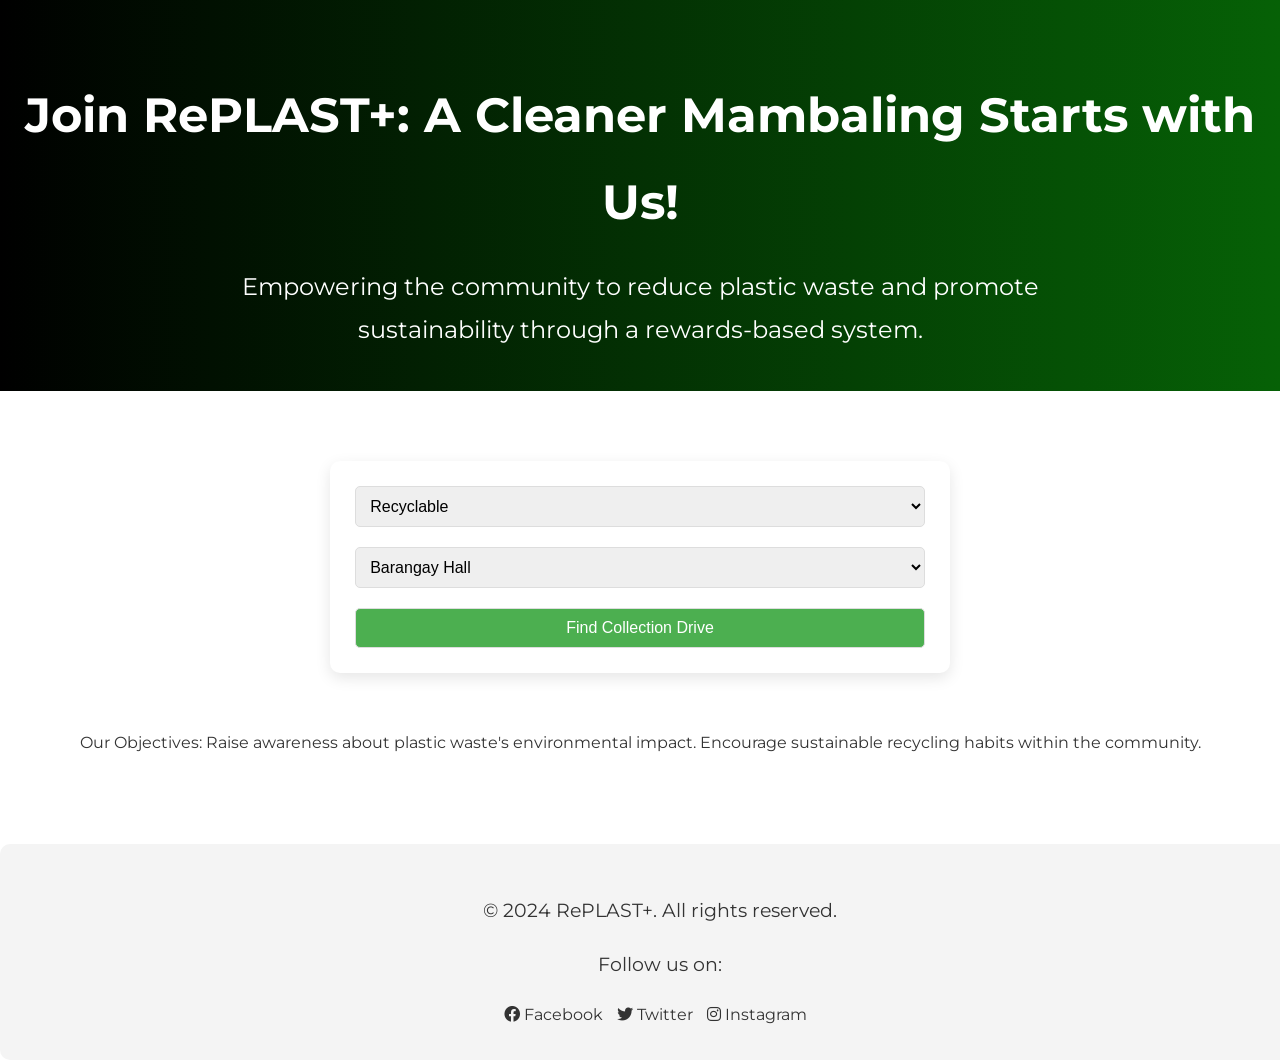
<file: index.html>
<!DOCTYPE html>
<html lang="en">
  <head>
    <meta charset="UTF-8" />
    <meta name="viewport" content="width=device-width, initial-scale=1.0" />
    <title>RePLAST+</title>
    <link
      rel="stylesheet"
      href="https://cdnjs.cloudflare.com/ajax/libs/font-awesome/6.0.0-beta3/css/all.min.css"
    />
  
    <link rel="stylesheet" href="styles.css" />
  </head>
  <body>
  <!-- BATF 2024 -->
    <header>
      <h1>Join RePLAST+: A Cleaner Mambaling Starts with Us!</h1>
      <p>
        Empowering the community to reduce plastic waste and promote
        sustainability through a rewards-based system.
      </p>
    </header>

    <section class="form-section">
      <select>
        <option value="recyclable">Recyclable</option>
        <option value="non-recyclable">Non-Recyclable</option>
      </select>
      <select>
        <option value="barangay-hall">Barangay Hall</option>
        <option value="community-center">Community Center</option>
      </select>
      <button>Find Collection Drive</button>
    </section>

    <section>
      <p style="text-align: center; padding: 20px">
        Our Objectives: Raise awareness about plastic waste's environmental
        impact. Encourage sustainable recycling habits within the community.
      </p>
    </section>

    <footer>
      <p>&copy; 2024 RePLAST+. All rights reserved.</p>
      <p>Follow us on:</p>
      <div>
        <a href="https://facebook.com" class="icon"
          ><i class="fab fa-facebook"></i> Facebook</a
        >
        <a href="https://twitter.com" class="icon"
          ><i class="fab fa-twitter"></i> Twitter</a
        >
        <a href="https://instagram.com" class="icon"
          ><i class="fab fa-instagram"></i> Instagram</a
        >
      </div>
    </footer>
  </body>
</html>
</file>
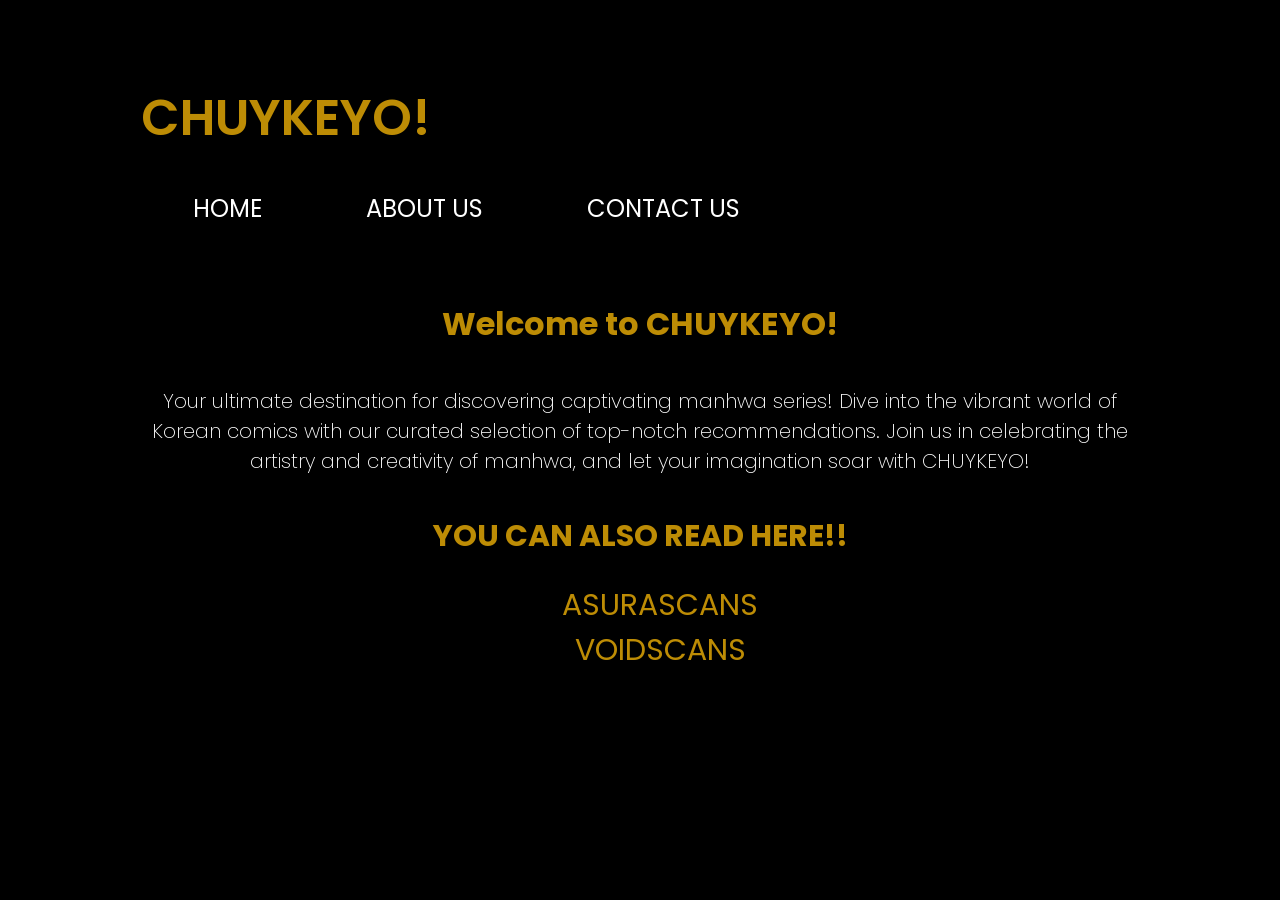
<file: aboutus.html>
<!DOCTYPE html>
<html lang="en">
<head>
    <meta charset="UTF-8">
    <meta name="viewport" content="width=device-width, initial-scale=1.0">
    <link rel="stylesheet" href="style.css">
    <title>CHUYKEYO!</title>
</head>

<body>

   <section class="banner">
    <div class="logo">
        <p>CHUYKEYO!</p>
     </div>
     <div class="navbar">
    <ul>
        <li><a href="index.html">HOME</a></li>
        <li><a href="aboutus.html">ABOUT US</a></li>
        <li><a href="contacts.html">CONTACT US</a></li>
        
    </ul>
     </div>
   </section>

   <div class="intro">
    <br>
    <br>
    <h1>Welcome to CHUYKEYO!</h1>
    <p>
        Your ultimate destination for discovering captivating 
        manhwa series! Dive into the vibrant world of Korean comics with our curated 
        selection of top-notch recommendations. Join us in celebrating the artistry 
        and creativity of manhwa, and let your imagination soar with CHUYKEYO!</p>

   </div>

 
   
   <div class="sites">
    <h2>YOU CAN ALSO READ HERE!!</h2>
    <ol>
        <li><a href="https://asuratoon.com/">ASURASCANS</a></li>
        <li><a href="https://hivescans.com/">VOIDSCANS</a></li>
    </ol>
   </div>
 

</body>
</html>
</file>
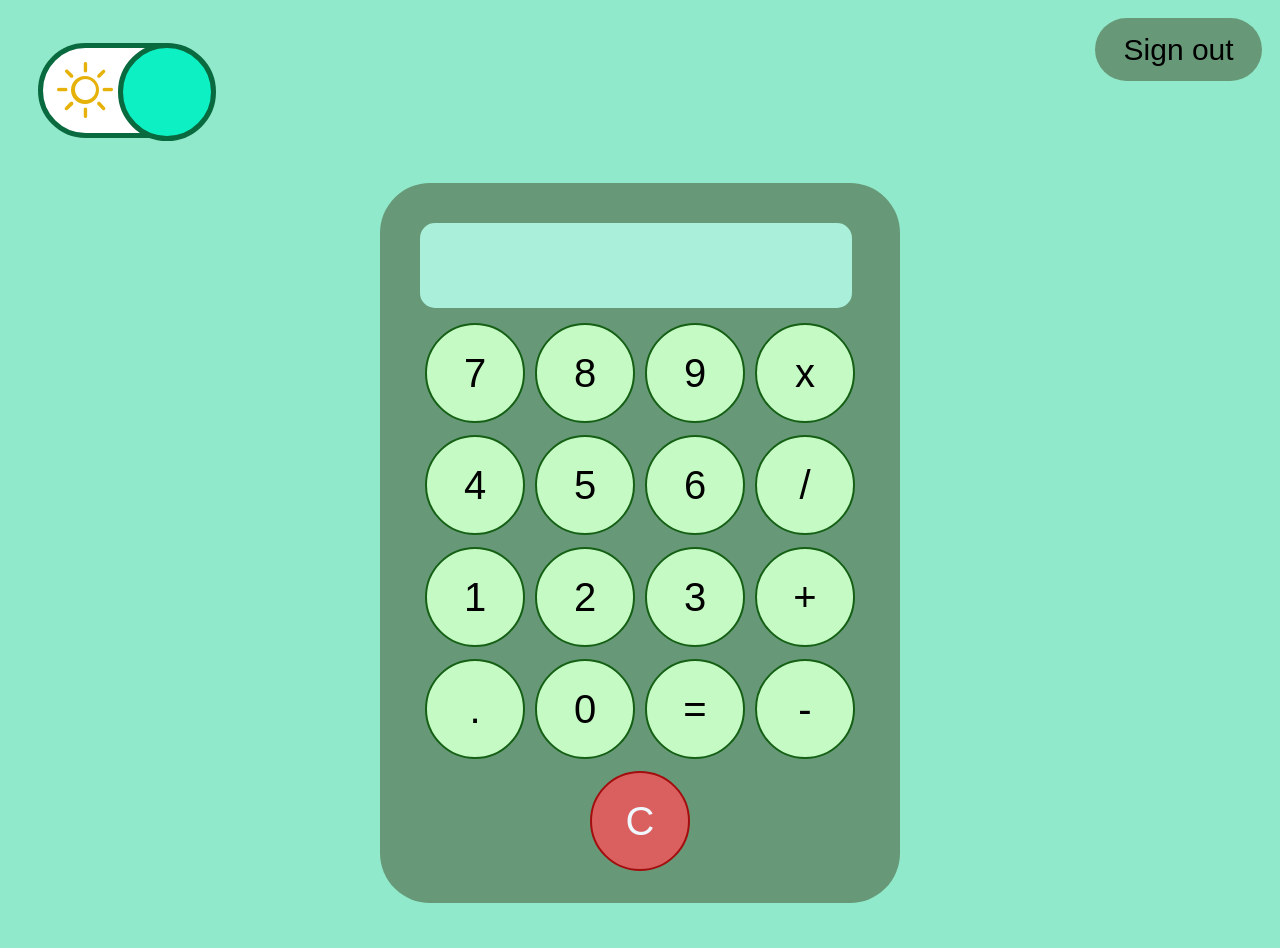
<file: calc.html>
<!DOCTYPE html>
<html lang="en">
  <head>
    <meta charset="UTF-8" />
    <meta name="viewport" content="width=device-width, initial-scale=1.0" />
    <link
      rel="stylesheet"
      href="https://cdn.jsdelivr.net/npm/bootstrap-icons@1.8.0/font/bootstrap-icons.css"
    />
    <title>Document</title>
    <style>
      body {
        background-color: rgb(144, 233, 202);
        transition: 0.5s;
      }

      .darkmode {
        background-color: rgb(21, 55, 109);
        transition: 0.5s;
      }

      .base {
        padding: 40px;
        margin: 5vh auto;
        height: 80ch;
        width: 55ch;
        background-color: rgb(103, 153, 120);
        border-radius: 50px;
        transition: 0.5s;
      }

      .darkmode .base {
        background-color: rgb(43, 121, 174);
        transition: 0.5s;
      }

      #display {
        width: 15.4ch;
        height: 3ch;
        border-radius: 15px;
        font-size: 50px;
        background-color: rgb(170, 239, 217);
        border: none;
        transition: 0.5s;
      }
      .darkmode #display {
        background-color: rgb(201, 243, 254);
        transition: 0.5s;
      }

      #butt {
        justify-content: space-around;
        display: flex;
        flex-wrap: wrap;
        padding: 15px 0;
        margin: auto;
        width: 55ch;
        height: 70ch;
      }

      .darkmode #butt button {
        border-color: rgb(7, 45, 168);
        background-color: rgb(121, 193, 234);
        padding: 20px;
        font-size: 5ch;
        width: 100px;
        height: 100px;
        border-style: solid;
        border-radius: 50%;
        transition: 0.5s;
      }

      .darkmode #butt .clear {
        border-color: rgb(163, 13, 13);
        color: aliceblue;
        background-color: rgb(218, 96, 96);
      }

      #butt button {
        border-color: rgb(21, 96, 21);
        background-color: rgb(197, 250, 197);
        padding: 20px;
        font-size: 5ch;
        width: 100px;
        height: 100px;
        border-style: solid;
        border-radius: 50%;
        transition: 0.5s;
      }

      #butt button:hover {
        border-color: rgb(21, 96, 21);
        transition: 0.4s;
        cursor: pointer;
        opacity: 50%;
        padding: 20px;
        font-size: 5ch;
        width: 100px;
        height: 100px;
        border-style: solid;
        border-radius: 50%;
      }

      .darkmode #butt button:hover {
        border-color: rgb(7, 45, 168);
        transition: 0.4s;
        cursor: pointer;
        opacity: 50%;
        padding: 20px;
        font-size: 5ch;
        width: 100px;
        height: 100px;
        border-style: solid;
        border-radius: 50%;
      }

      #butt .clear {
        border-color: rgb(163, 13, 13);
        color: aliceblue;
        background-color: rgb(218, 96, 96);
      }

      #butt .clear:hover {
        border-color: rgb(163, 13, 13);
        color: aliceblue;
        background-color: rgb(183, 59, 59);
      }
      .container {
        position: relative;
        margin-top: 35px;
        margin-left: 30px;
        border: 5px solid rgb(9, 105, 63);
        border-radius: 50px;
        background-color: rgb(255, 255, 255);
        padding-top: 5px;
        width: 20ch;
        height: 10ch;
        display: flex;
        transition: 0.5s;
      }

      .darkmode .container {
        background-color: rgb(5, 67, 210);
        border: 5px solid rgb(6, 12, 52);
        transition: 0.5s;
      }

      .ball {
        margin-top: -10px;
        left: 75px;
        background-color: rgb(13, 240, 195);
        width: 11ch;
        height: 11ch;
        border-radius: 50%;
        border: 5px solid rgb(9, 105, 63);
        position: absolute;
        transition: 0.5s;
      }

      .darkmode .ball {
        background-color: rgb(85, 153, 243);
        transform: translate(-85px);
        border: 5px solid rgb(6, 12, 52);
        transition: 0.5s;
      }

      .container i {
        font-size: 7ch;
      }
      #sun {
        margin-top: 7px;
        margin-left: 14px;
        width: 50ch;
        color: rgb(230, 178, 9);
      }

      #moon {
        margin-top: 8px;
        margin-left: 8px;
        margin-right: 4px;
        width: 50ch;
        color: aliceblue;
      }

      .linkers {
        display: inline-block;
      }
      .logout {
        margin-top: 10px;
        margin-right: 10px;
        float: right;
        position: relative;
        display: flex;
      }

      .logoutbut {
        background-color: rgb(103, 153, 120);
        width: 10ch;
        height: 7vh;
        font-size: 30px;
        border-radius: 5ch;
        border: none;
        transition: 0.5s ease;
      }

      .logoutbut:hover {
        background-color: rgb(139, 178, 152);
        width: 10ch;
        height: 7vh;
        font-size: 30px;
        border-radius: 5ch;
        border: none;
        transition: 0.5s ease;
      }

      .darkmode .logoutbut {
        background-color: rgb(98, 114, 198);
        width: 10ch;
        height: 7vh;
        font-size: 30px;
        border-radius: 5ch;
        border: none;
        color: white;
        transition: 0.5s ease;
      }

      .darkmode .logoutbut:hover {
        background-color: rgb(18, 37, 86);
        color: white;
        transition: 0.5s ease;
      }
    </style>
  </head>
  <body>
    <div class="linkers">
      <div class="container">
        <i class="bi bi-sun" id="sun"></i>
        <i class="bi bi-moon-stars-fill" id="moon"></i>
        <div class="ball" id="ball"></div>
      </div>
    </div>
    <div class="logout">
      <a href="https://mechole.github.io/index.html"><button class="logoutbut">Sign out</button></a>
    </div>

    <div class="base">
      <input id="display" readonly="" />
      <div id="butt">
        <button onclick="appendToDisplay('7')">7</button>
        <button onclick="appendToDisplay('8')">8</button>
        <button onclick="appendToDisplay('9')">9</button>
        <button onclick="appendToDisplay('*')">x</button>
        <button onclick="appendToDisplay('4')">4</button>
        <button onclick="appendToDisplay('5')">5</button>
        <button onclick="appendToDisplay('6')">6</button>
        <button onclick="appendToDisplay('/')">/</button>
        <button onclick="appendToDisplay('1')">1</button>
        <button onclick="appendToDisplay('2')">2</button>
        <button onclick="appendToDisplay('3')">3</button>
        <button onclick="appendToDisplay('+')">+</button>
        <button onclick="appendToDisplay('.')">.</button>
        <button onclick="appendToDisplay('0')">0</button>
        <button onclick="calculate()">=</button>
        <button onclick="appendToDisplay('-')">-</button>
        <button class="clear" onclick="clearDisplay()">C</button>
      </div>
    </div>

    <script>
      var display = document.getElementById("display");
      var body = document.querySelector("body");
      var ball = document.querySelector(".ball");

      ball.addEventListener("click", function () {
        body.classList.toggle("darkmode");
      });

      function appendToDisplay(input) {
        display.value += input;
      }

      function clearDisplay() {
        display.value = "";
      }

      function calculate() {
        display.value = eval(display.value);
      }
    </script>
  </body>
</html>
</file>
<file: styles.css>
@import url("https://fonts.googleapis.com/css2?family=Montserrat:wght@400;700&display=swap");
      body {
        font-family: "Montserrat", sans-serif;
        background-color: #ffffff;
        color: #333333;
        line-height: 1.8;
        padding: 0;
        margin: 0;
        display: flex;
        flex-direction: column;
        min-height: 100vh;
            overflow-x: hidden;
  overflow-y: scroll;
      }

::-webkit-scrollbar {
  position: absolute;
  width: 1.5ch;
}

::-webkit-scrollbar-track {
  background: white;
}

::-webkit-scrollbar-thumb {
  background: rgb(194, 200, 202);
  border-radius: 5px;
}

      header {
        background: linear-gradient(to right, black, rgb(6, 97, 6));
        padding: 40px 20px;
        text-align: center;
        color: white;
        margin-bottom: 50px;
      }

      header h1 {
        font-size: 3rem;
        margin-bottom: 20px;
      }

      header p {
        font-size: 1.5rem;
        max-width: 800px;
        margin: 0 auto;
      }

      .form-section {
        display: flex;
        justify-content: center;
        align-items: center;
        margin: 20px auto;
        padding: 20px;
        background-color: #ffffff;
        border-radius: 10px;
        max-width: 800px;
        box-shadow: 0 5px 15px rgba(0, 0, 0, 0.1);
        flex-wrap: wrap;
        gap: 10px;
      }

      .form-section select,
      .form-section button {
        margin: 5px;
        padding: 10px;
        font-size: 1rem;
        border-radius: 5px;
        border: 1px solid #ddd;
        width: 100%;
      }

      .form-section select {
        min-width: 180px;
      }

      .form-section button {
        background-color: #4caf50;
        color: white;
        cursor: pointer;
      }

      .form-section button:hover {
        background-color: #3e8e41;
      }

      footer {
        background-color: #f4f4f4;
        padding: 30px 20px;
        text-align: center;
        color: #333333;
        border-radius: 10px;
        margin-top: 50px;
        width: 100%;
        position: relative;
        bottom: 0;
      }

      footer p {
        font-size: 1.2rem;
      }

      .icon {
        margin-right: 10px;
        color: inherit;
        text-decoration: none;
      }

      @media screen and (max-width: 768px) {
        header h1 {
          font-size: 2.5rem;
        }

        header p {
          font-size: 1.2rem;
        }

        .form-section {
          flex-direction: column;
          align-items: stretch;
          margin: 20px auto;
          padding: 10px;
        }

        .form-section select,
        .form-section button {
          width: 100%;
          margin: 5px 0;
        }
            footer {
    width: 90%;
  }

      .icon {
        color: inherit;
        text-decoration: none;
      }
      }
</file>
<file: style.css>
@import url('https://fonts.googleapis.com/css2?family=Poppins:wght@300;600;700&display=swap');

*{
    font-family: 'Poppins', sans-serif;
    
}

body{
    background-color: rgb(0, 0, 0);
}

a{
    text-decoration: none;
}


 p{
    color: rgb(189, 140, 5);
    font-size: 5ch;
    font-weight: 600;
    margin: 1cm;
    align-items: center;
    justify-content: center;
    
}

.banner{
   margin: auto;
   width: 85%;
   padding: 35px 0;
   display: flex;
   align-items: center;
   justify-content: space-between; 

}

.navbar{
  position: absolute;
}

.logo{
    width: 10px;
    cursor: pointer;
}

.navbar ul li{
top: 10vh;
list-style: none;
display: inline-block;
margin: 0 50px;
position: relative;

}

.navbar ul li a{
    text-decoration: none;
    color: rgb(255, 255, 255);
    font-size: x-large;
    font-weight: 400;
    transition: .3s;
}

.navbar ul li a:hover{
    color: rgb(189, 140, 5);
    
}

.homeimg{
    top: 5vh;
    width: 60%;
    border-radius: .5cm;
    justify-content: center;
    align-items: center;
    position: relative;

}
.images{
    display: flex;
    margin: auto;
    width: 90%;
}

.images img{
    flex-wrap: wrap;
    width: 70%;
    margin: auto;
    position: relative;
}

.intro{
    top: 30%;
    margin: auto;
    width: 85%;
}

.intro h1{
    color: rgb(189, 140, 5);
    text-align: center;

}

.images1{
    display: flex;
    margin: auto;
   justify-content: center;
}

.images1 img{
    width: 90%;
    margin: auto;
    align-items: center;
}

.images1 ul li{
    align-content: center;
    display: inline-block;
    margin-left: auto;
    margin: 30px;
    position: relative;
    
    }

.images1 ul li img{
    width: 350px;
    border-radius: 30px;
    opacity: 100%;
}

.images1 ul li img:hover{
    width: 355px;
    border-radius: 30px;
    opacity: 70%;
}


.intro p{
    color: rgb(255, 255, 255);
    font-weight: 200;
    font-size: 2ch;
    align-content: center;
    text-align: center;
}

.button{
    text-align: center;
    padding-top: 0px;
}


.btn{
    display: inline-block;
    text-decoration: none;
    color: #bd9016;
    border: 2px solid #bd9016;
    border-radius: 5px;
    padding: 12px 50px;
    background: transparent;
    position: relative;
    font-size: 20px;
    cursor: pointer;   
}

.btn:hover{

    color: aliceblue;
    font-weight: 300;
    border: 2px solid #bd9016;
    background: #bd9016;
    transition: 1s;

}

.contact{
    margin: auto;
    text-align: center;
}

h1{
    top: 0;
    color: rgb(189, 140, 5);
    text-align: center;
    bottom: 0;
}

h2{
    color: rgb(189, 140, 5);
    font-size: 3ch;
    text-align: center;
}
.sites{
    margin: auto;
    justify-content: center;
}
.sites ol li{
    text-align: center;
    text-decoration: none;
    list-style: none;
}

.sites ol li a{
    color: rgb(189, 140, 5);
    font-size: 3ch;
    transition: .5s;
    
}

.sites ol li:hover{
    color: rgb(189, 140, 5);
    text-align: center;
    text-decoration: underline;
    list-style: none;
}

.contact img{
    width: 100px;
    margin: 0;
    padding: 0;
}

.contact h3{
    font-size: 30px;
    font-weight: 300;
    color: rgb(189, 140, 5);
}

h4{
    font-size: 20px;
    font-weight: 300;
    color: rgb(189, 140, 5);
    text-align: center;
}

h5{
    font-size: 30px;
    font-weight: 300;
    color: rgb(189, 140, 5);
    text-align: center;
}

h6{
    font-size: 30px;
    font-weight: 300;
    color: rgb(189, 140, 5);
    text-align: center;
}

.mainintrocon {
   display: flex;
    margin: auto;
    width: 90%;

}

.main-intro{
    margin-top: 100px;
    color: rgb(228, 233, 187);
    font-weight: 200;
    font-size: 25px;   
    
}

.solo img{
    margin-left: auto;
    margin-right: auto;
    display: block;
}

.solo img{
    border-radius: 30px;
}

.sypnosis{
    width: 90%;
    margin: auto;
}


.sypnosis p{
   color: aliceblue;
   text-align: left;
   font-size:20px;
   font-weight: 100;
   
}

.sypnosis .syp{
    color: rgb(189, 140, 5);
    font-size: 30px;
}
</file>
